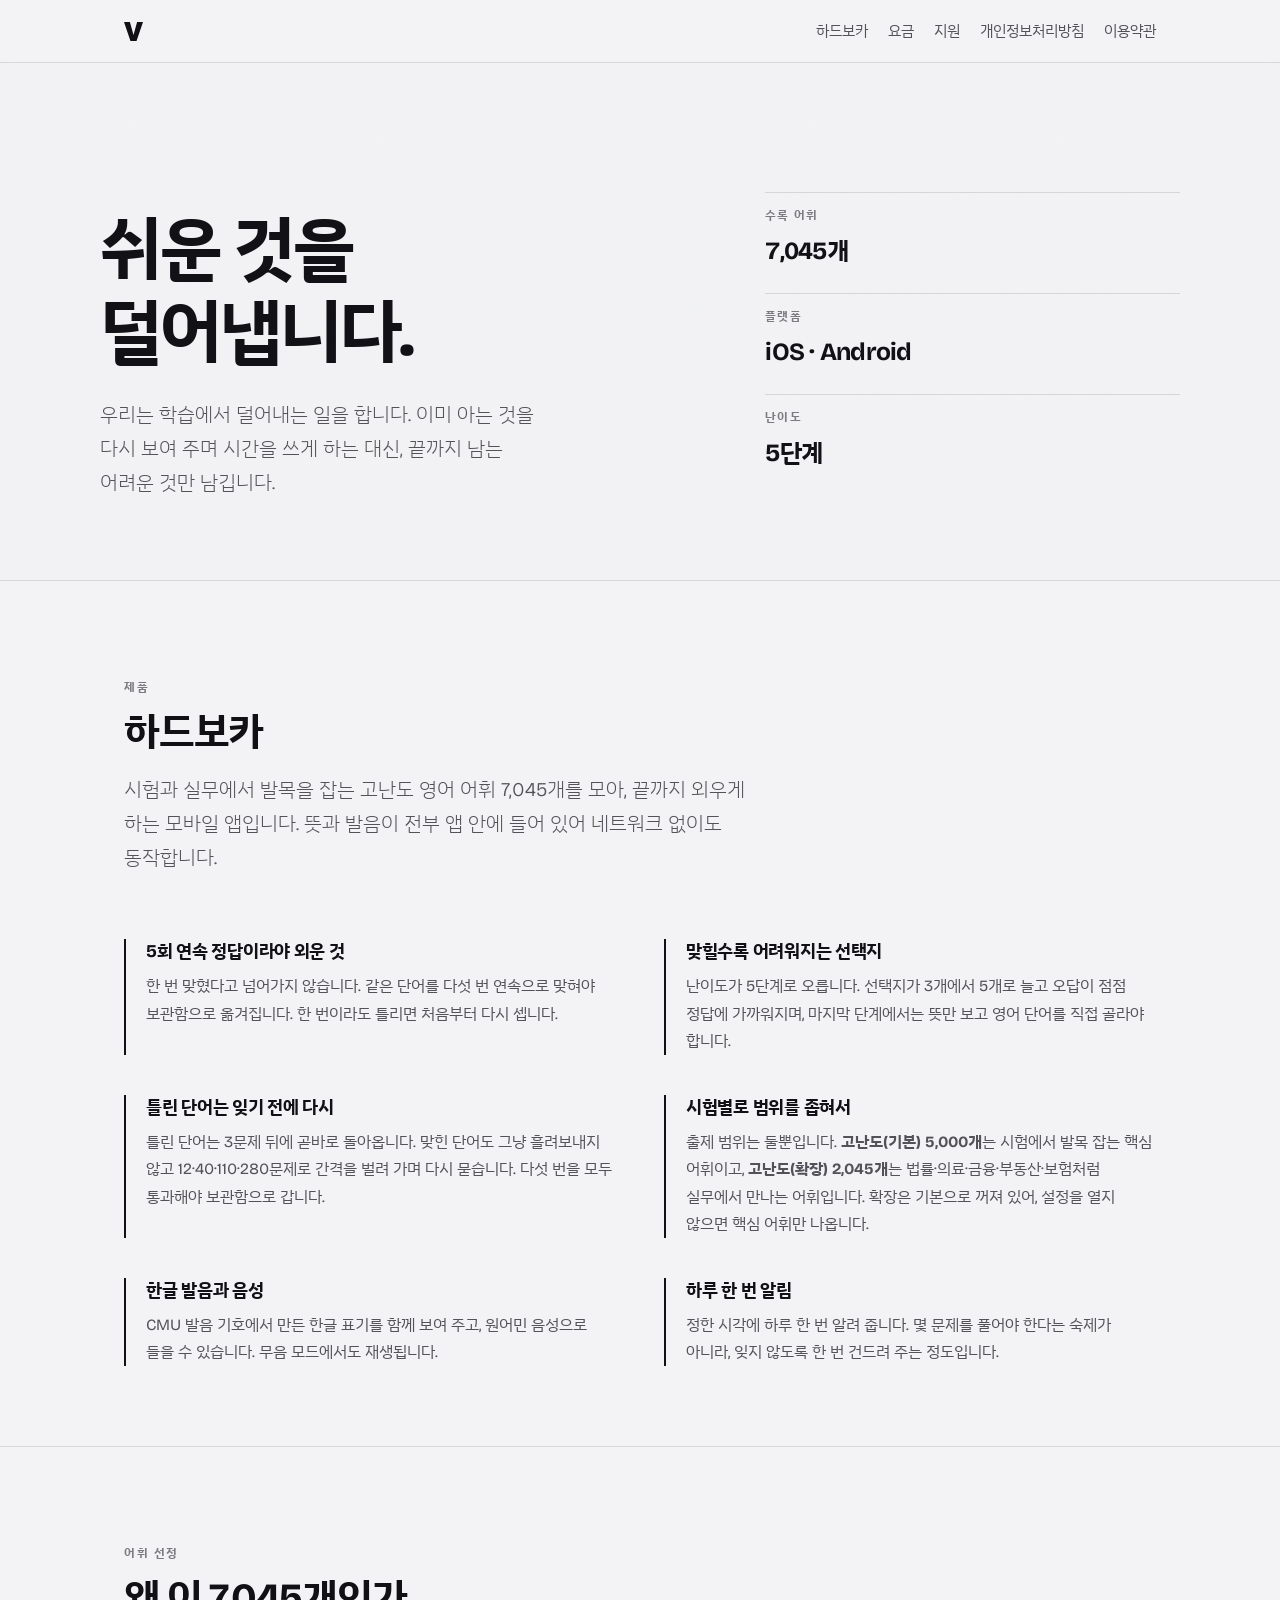
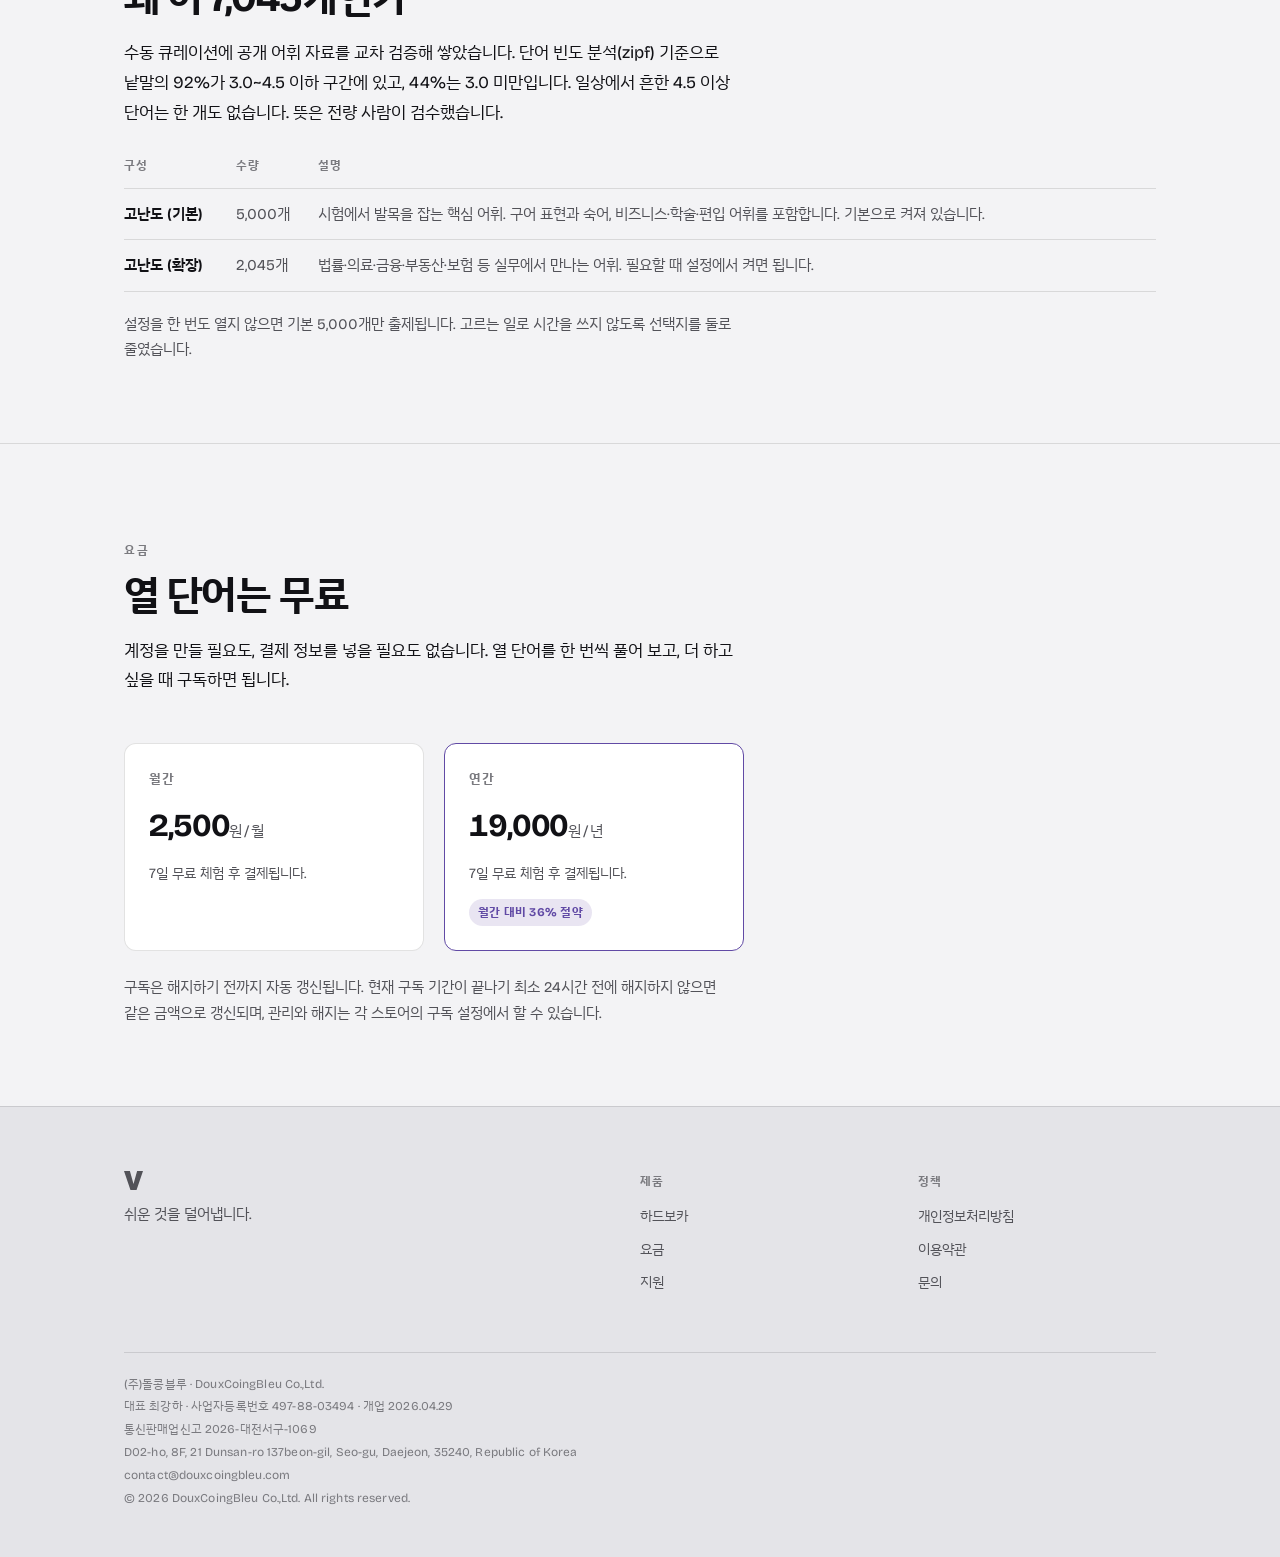
<file: index.html>
<!DOCTYPE html>
<html lang="ko">
<head>
<meta charset="UTF-8">
<meta name="viewport" content="width=device-width, initial-scale=1">
<title>하드보카 — 쉬운 것을 덜어냅니다</title>
<meta name="description" content="시험과 실무에서 발목을 잡는 고난도 영어 어휘 7,045개를 모은 모바일 앱입니다. 기본 5,000개로 시작해 실무 어휘까지 넓힐 수 있습니다.">
<meta property="og:title" content="하드보카 — 쉬운 것을 덜어냅니다">
<meta property="og:description" content="쉬운 단어를 덜어내고, 끝까지 남는 어휘만 남깁니다.">
<meta property="og:type" content="website">
<meta property="og:url" content="https://douxcoingbleu.com/">
<link rel="stylesheet" href="styles.css">
<link rel="icon" href="data:image/svg+xml,%3Csvg xmlns='http://www.w3.org/2000/svg' viewBox='0 0 100 100'%3E%3Cpath d='M0 0 L31 0 L50 68 L69 0 L100 0 L66 100 L34 100 Z' fill='%23161618'/%3E%3C/svg%3E">
</head>
<body>

<header>
  <div class="wrap bar">
    <a class="brand" href="/" aria-label="홈으로">
      <svg viewBox="0 0 100 100" width="19" height="19" aria-hidden="true"><path d="M0 0 L31 0 L50 68 L69 0 L100 0 L66 100 L34 100 Z" fill="currentColor"/></svg>
    </a>
    <nav>
      <a href="#product">하드보카</a>
      <a href="#pricing">요금</a>
      <a href="support.html">지원</a>
      <a href="privacy.html">개인정보처리방침</a>
      <a href="terms.html">이용약관</a>
    </nav>
  </div>
</header>

<main>

<div class="hero">
  <div class="wrap hero-inner">
    <div>
      <h1>쉬운 것을<br>덜어냅니다.</h1>
      <p class="lede">우리는 학습에서 덜어내는 일을 합니다. 이미 아는 것을 다시 보여 주며 시간을 쓰게 하는 대신, 끝까지 남는 어려운 것만 남깁니다.</p>
    </div>
    <div class="hero-side">
      <dl>
        <div class="stat"><dt>수록 어휘</dt><dd>7,045개</dd></div>
        <div class="stat"><dt>플랫폼</dt><dd>iOS · Android</dd></div>
        <div class="stat"><dt>난이도</dt><dd>5단계</dd></div>
      </dl>
    </div>
  </div>
</div>

<section id="product">
  <div class="wrap">
    <div class="section-head">
      <p class="eyebrow">제품</p>
      <h2>하드보카</h2>
      <p class="lede">시험과 실무에서 발목을 잡는 고난도 영어 어휘 7,045개를 모아, 끝까지 외우게 하는 모바일 앱입니다. 뜻과 발음이 전부 앱 안에 들어 있어 네트워크 없이도 동작합니다.</p>
    </div>

    <div class="features">
      <div class="feature">
        <h3>5회 연속 정답이라야 외운 것</h3>
        <p>한 번 맞혔다고 넘어가지 않습니다. 같은 단어를 다섯 번 연속으로 맞혀야 보관함으로 옮겨집니다. 한 번이라도 틀리면 처음부터 다시 셉니다.</p>
      </div>
      <div class="feature">
        <h3>맞힐수록 어려워지는 선택지</h3>
        <p>난이도가 5단계로 오릅니다. 선택지가 3개에서 5개로 늘고 오답이 점점 정답에 가까워지며, 마지막 단계에서는 뜻만 보고 영어 단어를 직접 골라야 합니다.</p>
      </div>
      <div class="feature">
        <h3>틀린 단어는 잊기 전에 다시</h3>
        <p>틀린 단어는 3문제 뒤에 곧바로 돌아옵니다. 맞힌 단어도 그냥 흘려보내지 않고 12·40·110·280문제로 간격을 벌려 가며 다시 묻습니다. 다섯 번을 모두 통과해야 보관함으로 갑니다.</p>
      </div>
      <div class="feature">
        <h3>시험별로 범위를 좁혀서</h3>
        <p>출제 범위는 둘뿐입니다. <strong>고난도(기본) 5,000개</strong>는 시험에서 발목 잡는 핵심 어휘이고, <strong>고난도(확장) 2,045개</strong>는 법률·의료·금융·부동산·보험처럼 실무에서 만나는 어휘입니다. 확장은 기본으로 꺼져 있어, 설정을 열지 않으면 핵심 어휘만 나옵니다.</p>
      </div>
      <div class="feature">
        <h3>한글 발음과 음성</h3>
        <p>CMU 발음 기호에서 만든 한글 표기를 함께 보여 주고, 원어민 음성으로 들을 수 있습니다. 무음 모드에서도 재생됩니다.</p>
      </div>
      <div class="feature">
        <h3>하루 한 번 알림</h3>
        <p>정한 시각에 하루 한 번 알려 줍니다. 몇 문제를 풀어야 한다는 숙제가 아니라, 잊지 않도록 한 번 건드려 주는 정도입니다.</p>
      </div>
    </div>
  </div>
</section>

<section id="vocabulary">
  <div class="wrap">
    <div class="section-head">
      <p class="eyebrow">어휘 선정</p>
      <h2>왜 이 7,045개인가</h2>
      <p>수동 큐레이션에 공개 어휘 자료를 교차 검증해 쌓았습니다. 단어 빈도 분석(zipf) 기준으로 낱말의 92%가 3.0~4.5 이하 구간에 있고, 44%는 3.0 미만입니다. 일상에서 흔한 4.5 이상 단어는 한 개도 없습니다. 뜻은 전량 사람이 검수했습니다.</p>
    </div>

    <table>
      <thead><tr><th>구성</th><th>수량</th><th>설명</th></tr></thead>
      <tbody>
        <tr><td>고난도 (기본)</td><td>5,000개</td><td>시험에서 발목을 잡는 핵심 어휘. 구어 표현과 숙어, 비즈니스·학술·편입 어휘를 포함합니다. 기본으로 켜져 있습니다.</td></tr>
        <tr><td>고난도 (확장)</td><td>2,045개</td><td>법률·의료·금융·부동산·보험 등 실무에서 만나는 어휘. 필요할 때 설정에서 켜면 됩니다.</td></tr>
      </tbody>
    </table>

    <p class="small muted" style="margin-top:var(--s5);max-width:62ch">설정을 한 번도 열지 않으면 기본 5,000개만 출제됩니다. 고르는 일로 시간을 쓰지 않도록 선택지를 둘로 줄였습니다.</p>
  </div>
</section>

<section id="pricing">
  <div class="wrap">
    <div class="section-head">
      <p class="eyebrow">요금</p>
      <h2>열 단어는 무료</h2>
      <p>계정을 만들 필요도, 결제 정보를 넣을 필요도 없습니다. 열 단어를 한 번씩 풀어 보고, 더 하고 싶을 때 구독하면 됩니다.</p>
    </div>

    <div class="plans">
      <div class="plan">
        <p class="name">월간</p>
        <p class="price">2,500<span class="per">원 / 월</span></p>
        <p class="note">7일 무료 체험 후 결제됩니다.</p>
      </div>
      <div class="plan" data-featured>
        <p class="name">연간</p>
        <p class="price">19,000<span class="per">원 / 년</span></p>
        <p class="note">7일 무료 체험 후 결제됩니다.</p>
        <span class="tag">월간 대비 36% 절약</span>
      </div>
    </div>

    <p class="small muted" style="margin-top:var(--s6);max-width:62ch">구독은 해지하기 전까지 자동 갱신됩니다. 현재 구독 기간이 끝나기 최소 24시간 전에 해지하지 않으면 같은 금액으로 갱신되며, 관리와 해지는 각 스토어의 구독 설정에서 할 수 있습니다.</p>
  </div>
</section>

</main>

<footer>
  <div class="wrap">
    <div class="foot-grid">
      <div>
        <a class="brand" href="/" style="margin-bottom:var(--s3)" aria-label="홈으로">
          <svg viewBox="0 0 100 100" width="19" height="19" aria-hidden="true"><path d="M0 0 L31 0 L50 68 L69 0 L100 0 L66 100 L34 100 Z" fill="currentColor"/></svg>
        </a>
        <p class="muted small">쉬운 것을 덜어냅니다.</p>
      </div>
      <div>
        <h4>제품</h4>
        <ul>
          <li><a href="#product">하드보카</a></li>
          <li><a href="#pricing">요금</a></li>
          <li><a href="support.html">지원</a></li>
        </ul>
      </div>
      <div>
        <h4>정책</h4>
        <ul>
          <li><a href="privacy.html">개인정보처리방침</a></li>
          <li><a href="https://www.apple.com/legal/internet-services/itunes/dev/stdeula/">이용약관</a></li>
          <li><a href="mailto:contact@douxcoingbleu.com">문의</a></li>
        </ul>
      </div>
    </div>
    <p class="legal">
      (주)돌콩블루 · DouxCoingBleu Co.,Ltd.<br>
      대표 최강하 · 사업자등록번호 497-88-03494 · 개업 2026.04.29<br>
      통신판매업신고 2026-대전서구-1069<br>
      D02-ho, 8F, 21 Dunsan-ro 137beon-gil, Seo-gu, Daejeon, 35240, Republic of Korea<br>
      contact@douxcoingbleu.com<br>
      © <span id="year">2026</span> DouxCoingBleu Co.,Ltd. All rights reserved.
    </p>
  </div>
</footer>

<script>document.getElementById('year').textContent = new Date().getFullYear();</script>
</body>
</html>
</file>
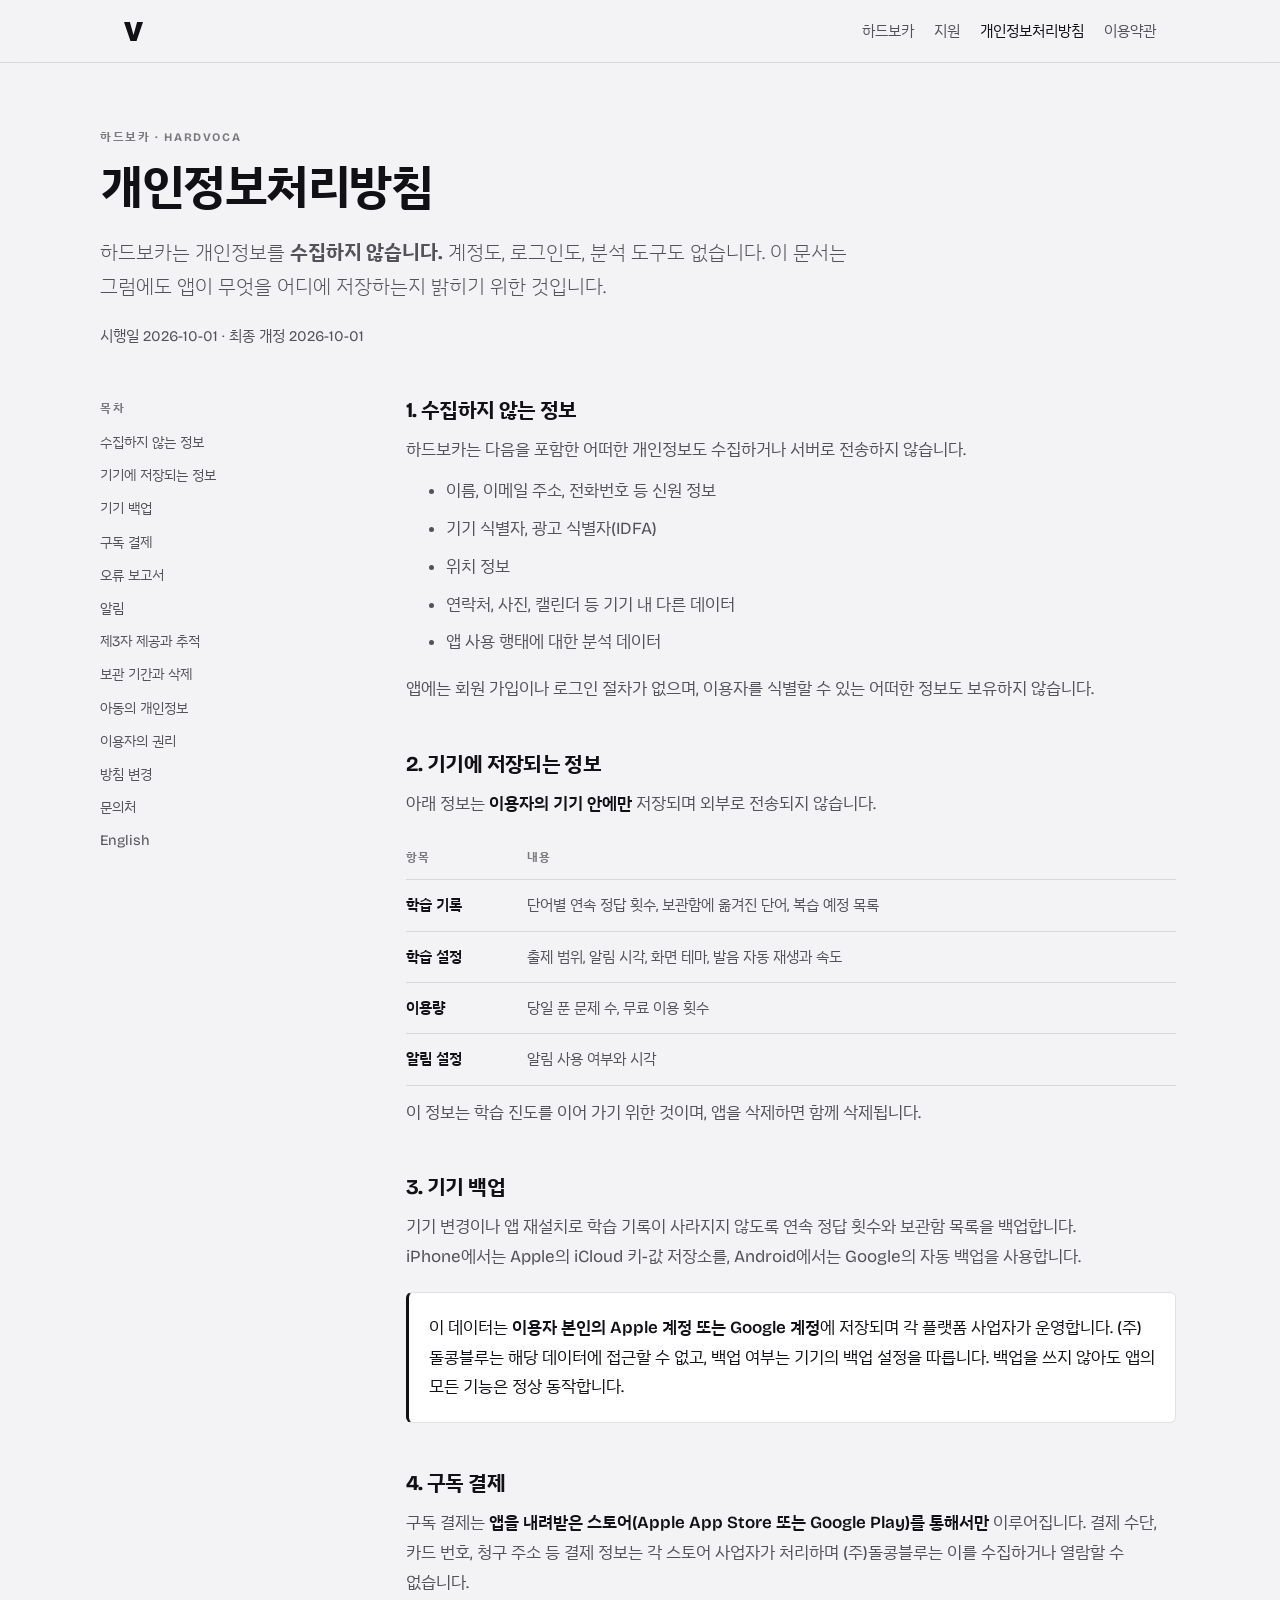
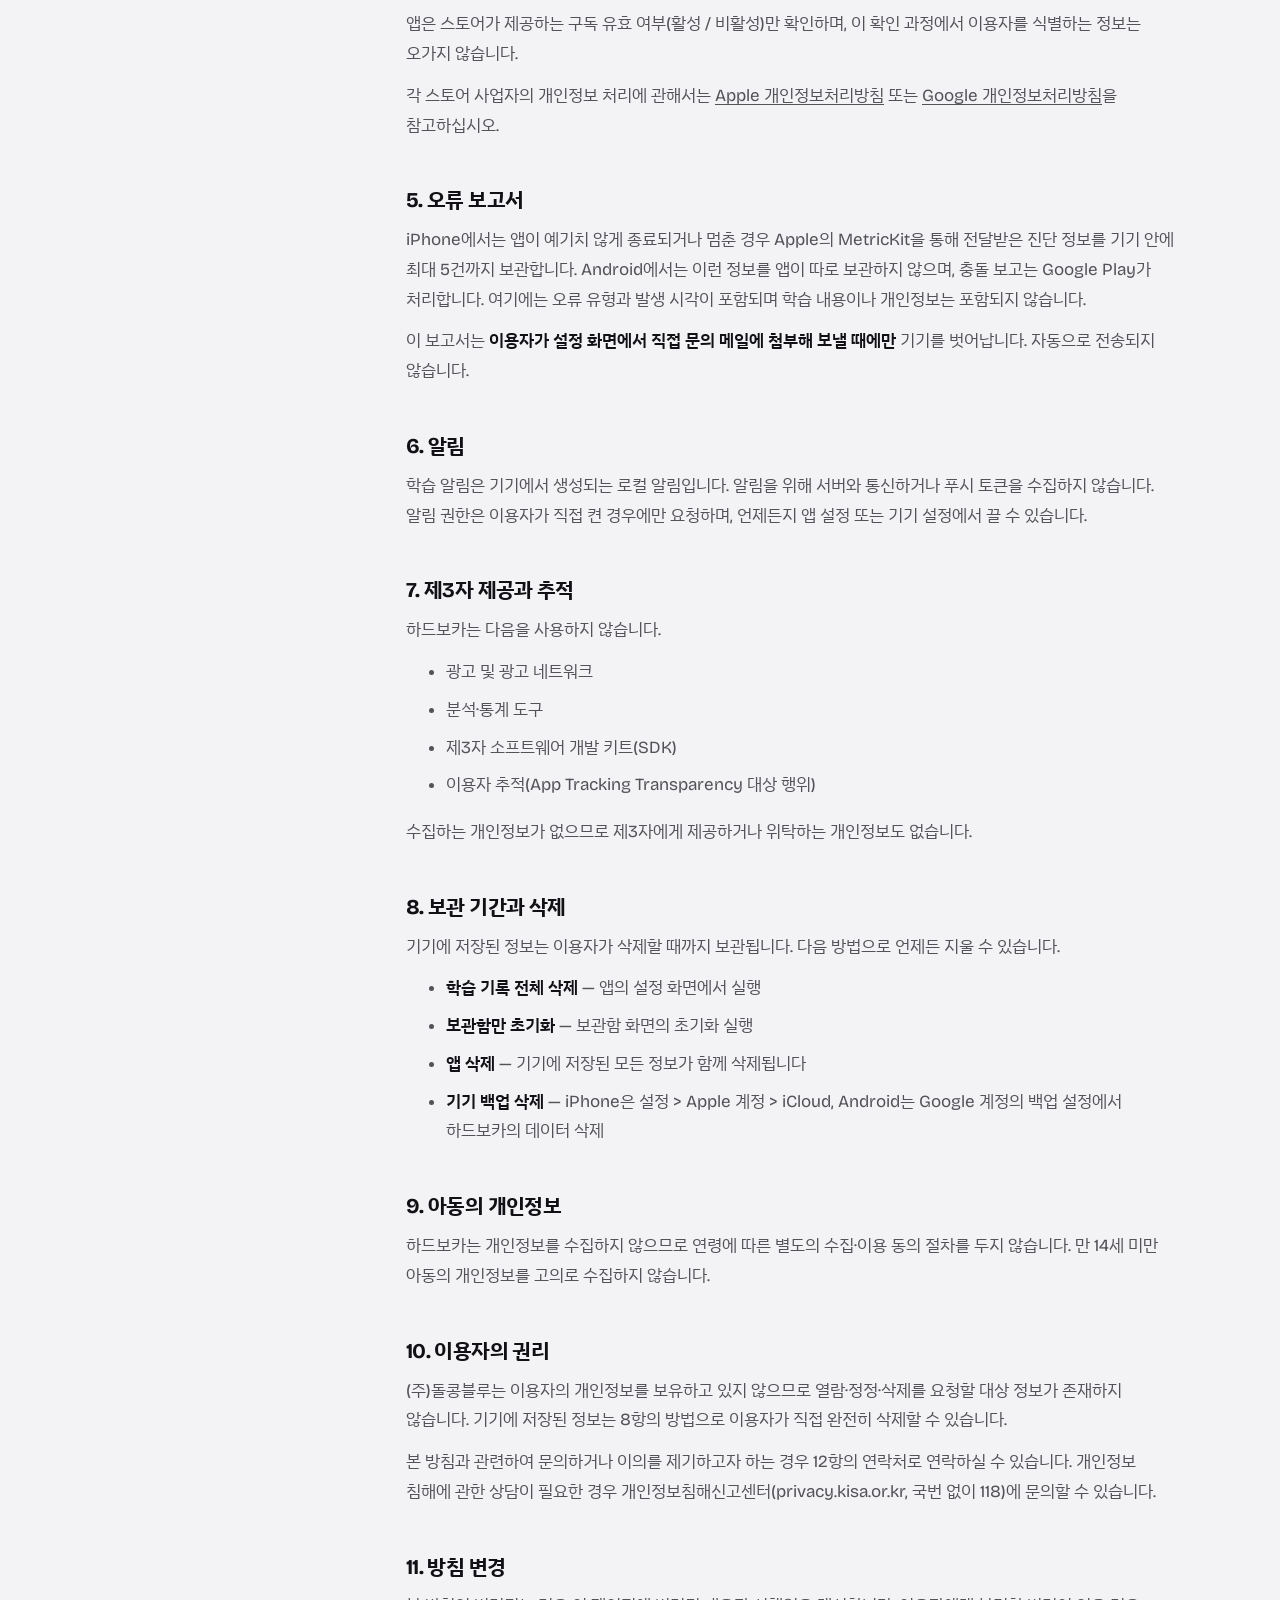
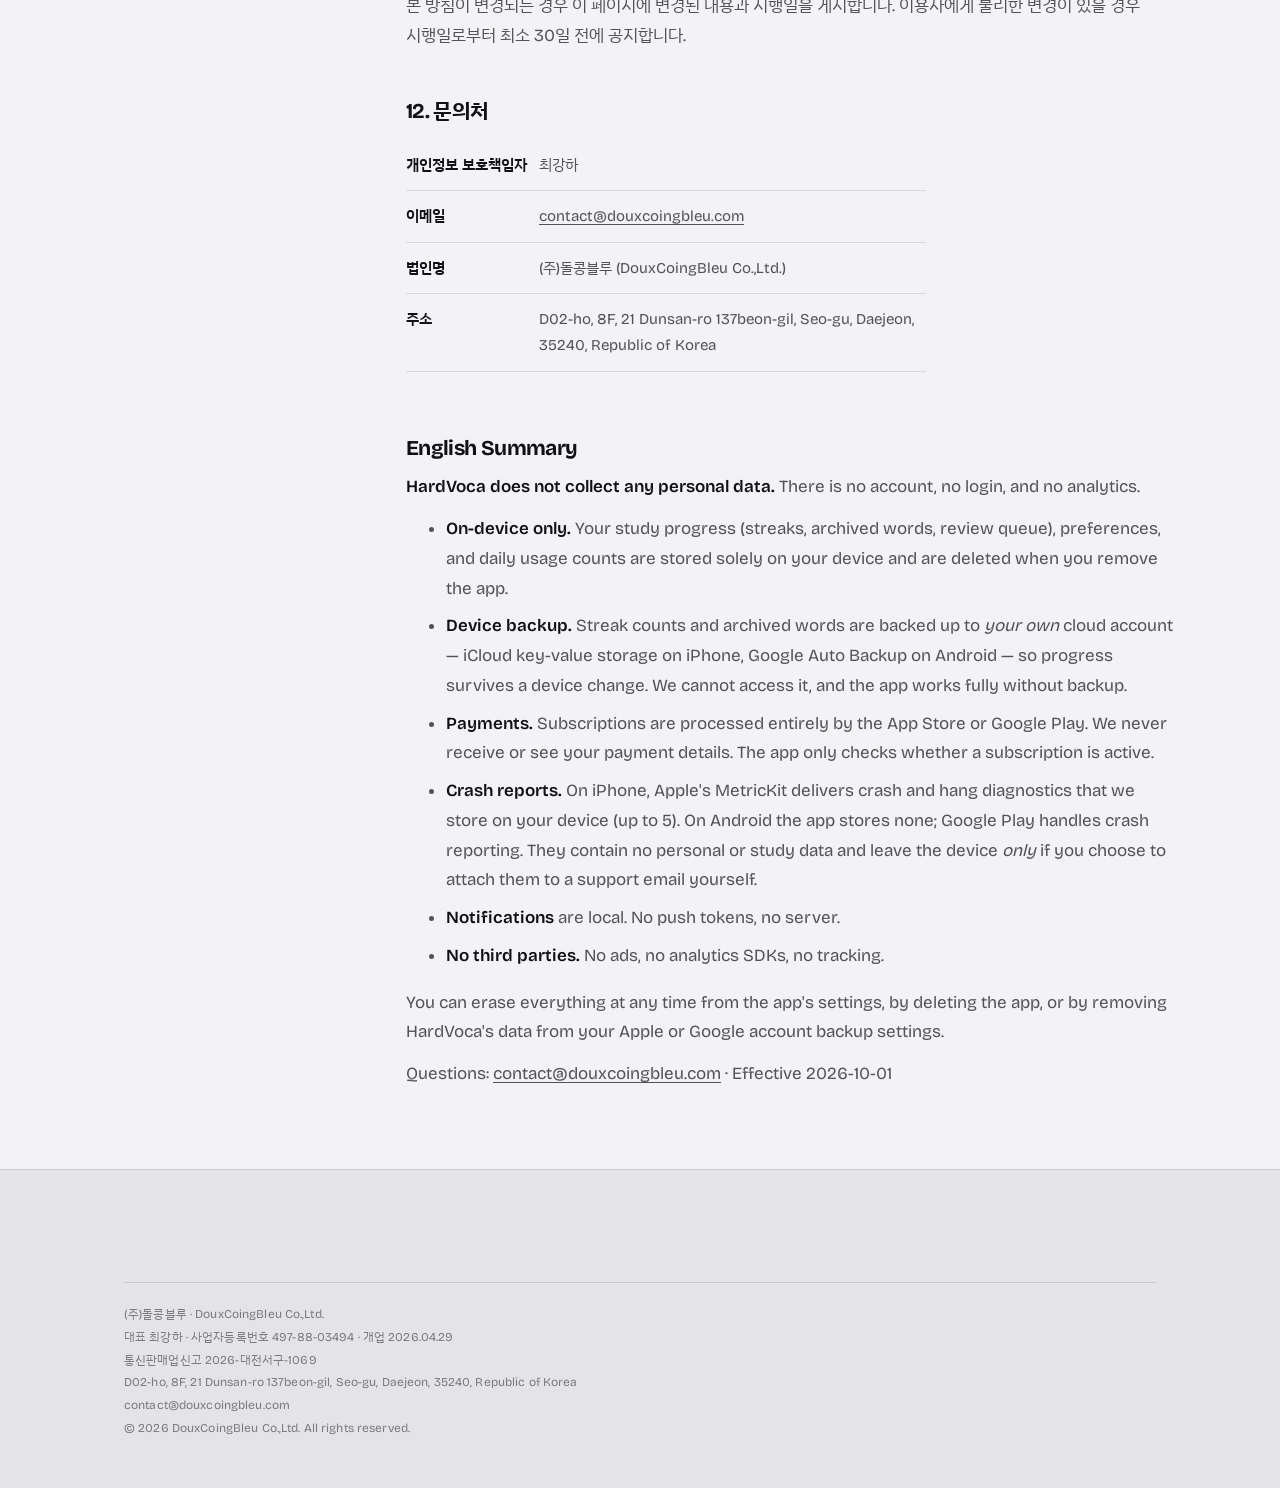
<file: privacy.html>
<!DOCTYPE html>
<html lang="ko">
<head>
<meta charset="UTF-8">
<meta name="viewport" content="width=device-width, initial-scale=1">
<title>개인정보처리방침 — 하드보카</title>
<meta name="description" content="하드보카는 개인정보를 수집하지 않습니다. 학습 기록은 사용자 기기와 본인의 클라우드 계정에만 저장됩니다.">
<link rel="stylesheet" href="styles.css">
<link rel="icon" href="data:image/svg+xml,%3Csvg xmlns='http://www.w3.org/2000/svg' viewBox='0 0 100 100'%3E%3Cpath d='M0 0 L31 0 L50 68 L69 0 L100 0 L66 100 L34 100 Z' fill='%23161618'/%3E%3C/svg%3E">
</head>
<body>

<header>
  <div class="wrap bar">
    <a class="brand" href="index.html" aria-label="홈으로">
      <svg viewBox="0 0 100 100" width="19" height="19" aria-hidden="true"><path d="M0 0 L31 0 L50 68 L69 0 L100 0 L66 100 L34 100 Z" fill="currentColor"/></svg>
    </a>
    <nav>
      <a href="index.html#product">하드보카</a>
      <a href="support.html">지원</a>
      <a href="privacy.html" aria-current="page">개인정보처리방침</a>
      <a href="terms.html">이용약관</a>
    </nav>
  </div>
</header>

<main class="wrap doc">
  <div style="max-width:70ch;margin-bottom:var(--s12)">
    <p class="eyebrow">하드보카 · HardVoca</p>
    <h1 style="font-size:clamp(2rem,4.4vw,3rem);margin-top:var(--s3)">개인정보처리방침</h1>
    <p class="lede" style="margin-top:var(--s5)">하드보카는 개인정보를 <strong>수집하지 않습니다.</strong> 계정도, 로그인도, 분석 도구도 없습니다. 이 문서는 그럼에도 앱이 무엇을 어디에 저장하는지 밝히기 위한 것입니다.</p>
    <p class="small muted" style="margin-top:var(--s5)">시행일 2026-10-01 · 최종 개정 2026-10-01</p>
  </div>

  <div class="doc-grid">
    <aside class="toc">
      <p class="eyebrow">목차</p>
      <ol>
        <li><a href="#s1">수집하지 않는 정보</a></li>
        <li><a href="#s2">기기에 저장되는 정보</a></li>
        <li><a href="#s3">기기 백업</a></li>
        <li><a href="#s4">구독 결제</a></li>
        <li><a href="#s5">오류 보고서</a></li>
        <li><a href="#s6">알림</a></li>
        <li><a href="#s7">제3자 제공과 추적</a></li>
        <li><a href="#s8">보관 기간과 삭제</a></li>
        <li><a href="#s9">아동의 개인정보</a></li>
        <li><a href="#s10">이용자의 권리</a></li>
        <li><a href="#s11">방침 변경</a></li>
        <li><a href="#s12">문의처</a></li>
        <li><a href="#en">English</a></li>
      </ol>
    </aside>

    <article class="prose">
      <h2 id="s1">1. 수집하지 않는 정보</h2>
      <p>하드보카는 다음을 포함한 어떠한 개인정보도 수집하거나 서버로 전송하지 않습니다.</p>
      <ul>
        <li>이름, 이메일 주소, 전화번호 등 신원 정보</li>
        <li>기기 식별자, 광고 식별자(IDFA)</li>
        <li>위치 정보</li>
        <li>연락처, 사진, 캘린더 등 기기 내 다른 데이터</li>
        <li>앱 사용 행태에 대한 분석 데이터</li>
      </ul>
      <p>앱에는 회원 가입이나 로그인 절차가 없으며, 이용자를 식별할 수 있는 어떠한 정보도 보유하지 않습니다.</p>

      <h2 id="s2">2. 기기에 저장되는 정보</h2>
      <p>아래 정보는 <strong>이용자의 기기 안에만</strong> 저장되며 외부로 전송되지 않습니다.</p>
      <table>
        <thead><tr><th>항목</th><th>내용</th></tr></thead>
        <tbody>
          <tr><td>학습 기록</td><td>단어별 연속 정답 횟수, 보관함에 옮겨진 단어, 복습 예정 목록</td></tr>
          <tr><td>학습 설정</td><td>출제 범위, 알림 시각, 화면 테마, 발음 자동 재생과 속도</td></tr>
          <tr><td>이용량</td><td>당일 푼 문제 수, 무료 이용 횟수</td></tr>
          <tr><td>알림 설정</td><td>알림 사용 여부와 시각</td></tr>
        </tbody>
      </table>
      <p>이 정보는 학습 진도를 이어 가기 위한 것이며, 앱을 삭제하면 함께 삭제됩니다.</p>

      <h2 id="s3">3. 기기 백업</h2>
      <p>기기 변경이나 앱 재설치로 학습 기록이 사라지지 않도록 연속 정답 횟수와 보관함 목록을 백업합니다. iPhone에서는 Apple의 iCloud 키-값 저장소를, Android에서는 Google의 자동 백업을 사용합니다.</p>
      <div class="callout">
        <p>이 데이터는 <strong>이용자 본인의 Apple 계정 또는 Google 계정</strong>에 저장되며 각 플랫폼 사업자가 운영합니다. (주)돌콩블루는 해당 데이터에 접근할 수 없고, 백업 여부는 기기의 백업 설정을 따릅니다. 백업을 쓰지 않아도 앱의 모든 기능은 정상 동작합니다.</p>
      </div>

      <h2 id="s4">4. 구독 결제</h2>
      <p>구독 결제는 <strong>앱을 내려받은 스토어(Apple App Store 또는 Google Play)를 통해서만</strong> 이루어집니다. 결제 수단, 카드 번호, 청구 주소 등 결제 정보는 각 스토어 사업자가 처리하며 (주)돌콩블루는 이를 수집하거나 열람할 수 없습니다.</p>
      <p>앱은 스토어가 제공하는 구독 유효 여부(활성 / 비활성)만 확인하며, 이 확인 과정에서 이용자를 식별하는 정보는 오가지 않습니다.</p>
      <p>각 스토어 사업자의 개인정보 처리에 관해서는 <a href="https://www.apple.com/legal/privacy/">Apple 개인정보처리방침</a> 또는 <a href="https://policies.google.com/privacy">Google 개인정보처리방침</a>을 참고하십시오.</p>

      <h2 id="s5">5. 오류 보고서</h2>
      <p>iPhone에서는 앱이 예기치 않게 종료되거나 멈춘 경우 Apple의 MetricKit을 통해 전달받은 진단 정보를 기기 안에 최대 5건까지 보관합니다. Android에서는 이런 정보를 앱이 따로 보관하지 않으며, 충돌 보고는 Google Play가 처리합니다. 여기에는 오류 유형과 발생 시각이 포함되며 학습 내용이나 개인정보는 포함되지 않습니다.</p>
      <p>이 보고서는 <strong>이용자가 설정 화면에서 직접 문의 메일에 첨부해 보낼 때에만</strong> 기기를 벗어납니다. 자동으로 전송되지 않습니다.</p>

      <h2 id="s6">6. 알림</h2>
      <p>학습 알림은 기기에서 생성되는 로컬 알림입니다. 알림을 위해 서버와 통신하거나 푸시 토큰을 수집하지 않습니다. 알림 권한은 이용자가 직접 켠 경우에만 요청하며, 언제든지 앱 설정 또는 기기 설정에서 끌 수 있습니다.</p>

      <h2 id="s7">7. 제3자 제공과 추적</h2>
      <p>하드보카는 다음을 사용하지 않습니다.</p>
      <ul>
        <li>광고 및 광고 네트워크</li>
        <li>분석·통계 도구</li>
        <li>제3자 소프트웨어 개발 키트(SDK)</li>
        <li>이용자 추적(App Tracking Transparency 대상 행위)</li>
      </ul>
      <p>수집하는 개인정보가 없으므로 제3자에게 제공하거나 위탁하는 개인정보도 없습니다.</p>

      <h2 id="s8">8. 보관 기간과 삭제</h2>
      <p>기기에 저장된 정보는 이용자가 삭제할 때까지 보관됩니다. 다음 방법으로 언제든 지울 수 있습니다.</p>
      <ul>
        <li><strong>학습 기록 전체 삭제</strong> — 앱의 설정 화면에서 실행</li>
        <li><strong>보관함만 초기화</strong> — 보관함 화면의 초기화 실행</li>
        <li><strong>앱 삭제</strong> — 기기에 저장된 모든 정보가 함께 삭제됩니다</li>
        <li><strong>기기 백업 삭제</strong> — iPhone은 설정 &gt; Apple 계정 &gt; iCloud, Android는 Google 계정의 백업 설정에서 하드보카의 데이터 삭제</li>
      </ul>

      <h2 id="s9">9. 아동의 개인정보</h2>
      <p>하드보카는 개인정보를 수집하지 않으므로 연령에 따른 별도의 수집·이용 동의 절차를 두지 않습니다. 만 14세 미만 아동의 개인정보를 고의로 수집하지 않습니다.</p>

      <h2 id="s10">10. 이용자의 권리</h2>
      <p>(주)돌콩블루는 이용자의 개인정보를 보유하고 있지 않으므로 열람·정정·삭제를 요청할 대상 정보가 존재하지 않습니다. 기기에 저장된 정보는 8항의 방법으로 이용자가 직접 완전히 삭제할 수 있습니다.</p>
      <p>본 방침과 관련하여 문의하거나 이의를 제기하고자 하는 경우 12항의 연락처로 연락하실 수 있습니다. 개인정보 침해에 관한 상담이 필요한 경우 개인정보침해신고센터(privacy.kisa.or.kr, 국번 없이 118)에 문의할 수 있습니다.</p>

      <h2 id="s11">11. 방침 변경</h2>
      <p>본 방침이 변경되는 경우 이 페이지에 변경된 내용과 시행일을 게시합니다. 이용자에게 불리한 변경이 있을 경우 시행일로부터 최소 30일 전에 공지합니다.</p>

      <h2 id="s12">12. 문의처</h2>
      <table style="max-width:520px">
        <tbody>
          <tr><td>개인정보 보호책임자</td><td>최강하</td></tr>
          <tr><td>이메일</td><td><a href="mailto:contact@douxcoingbleu.com">contact@douxcoingbleu.com</a></td></tr>
          <tr><td>법인명</td><td>(주)돌콩블루 (DouxCoingBleu Co.,Ltd.)</td></tr>
          <tr><td>주소</td><td>D02-ho, 8F, 21 Dunsan-ro 137beon-gil, Seo-gu, Daejeon, 35240, Republic of Korea</td></tr>
        </tbody>
      </table>

      <h2 id="en" style="margin-top:var(--s16)">English Summary</h2>
      <p><strong>HardVoca does not collect any personal data.</strong> There is no account, no login, and no analytics.</p>
      <ul>
        <li><strong>On-device only.</strong> Your study progress (streaks, archived words, review queue), preferences, and daily usage counts are stored solely on your device and are deleted when you remove the app.</li>
        <li><strong>Device backup.</strong> Streak counts and archived words are backed up to <em>your own</em> cloud account — iCloud key-value storage on iPhone, Google Auto Backup on Android — so progress survives a device change. We cannot access it, and the app works fully without backup.</li>
        <li><strong>Payments.</strong> Subscriptions are processed entirely by the App Store or Google Play. We never receive or see your payment details. The app only checks whether a subscription is active.</li>
        <li><strong>Crash reports.</strong> On iPhone, Apple's MetricKit delivers crash and hang diagnostics that we store on your device (up to 5). On Android the app stores none; Google Play handles crash reporting. They contain no personal or study data and leave the device <em>only</em> if you choose to attach them to a support email yourself.</li>
        <li><strong>Notifications</strong> are local. No push tokens, no server.</li>
        <li><strong>No third parties.</strong> No ads, no analytics SDKs, no tracking.</li>
      </ul>
      <p>You can erase everything at any time from the app's settings, by deleting the app, or by removing HardVoca's data from your Apple or Google account backup settings.</p>
      <p>Questions: <a href="mailto:contact@douxcoingbleu.com">contact@douxcoingbleu.com</a> · Effective 2026-10-01</p>
    </article>
  </div>
</main>

<footer>
  <div class="wrap">
    <p class="legal">
      (주)돌콩블루 · DouxCoingBleu Co.,Ltd.<br>
      대표 최강하 · 사업자등록번호 497-88-03494 · 개업 2026.04.29<br>
      통신판매업신고 2026-대전서구-1069<br>
      D02-ho, 8F, 21 Dunsan-ro 137beon-gil, Seo-gu, Daejeon, 35240, Republic of Korea<br>
      contact@douxcoingbleu.com<br>
      © <span id="year">2026</span> DouxCoingBleu Co.,Ltd. All rights reserved.
    </p>
  </div>
</footer>

<script>document.getElementById('year').textContent = new Date().getFullYear();</script>
</body>
</html>
</file>
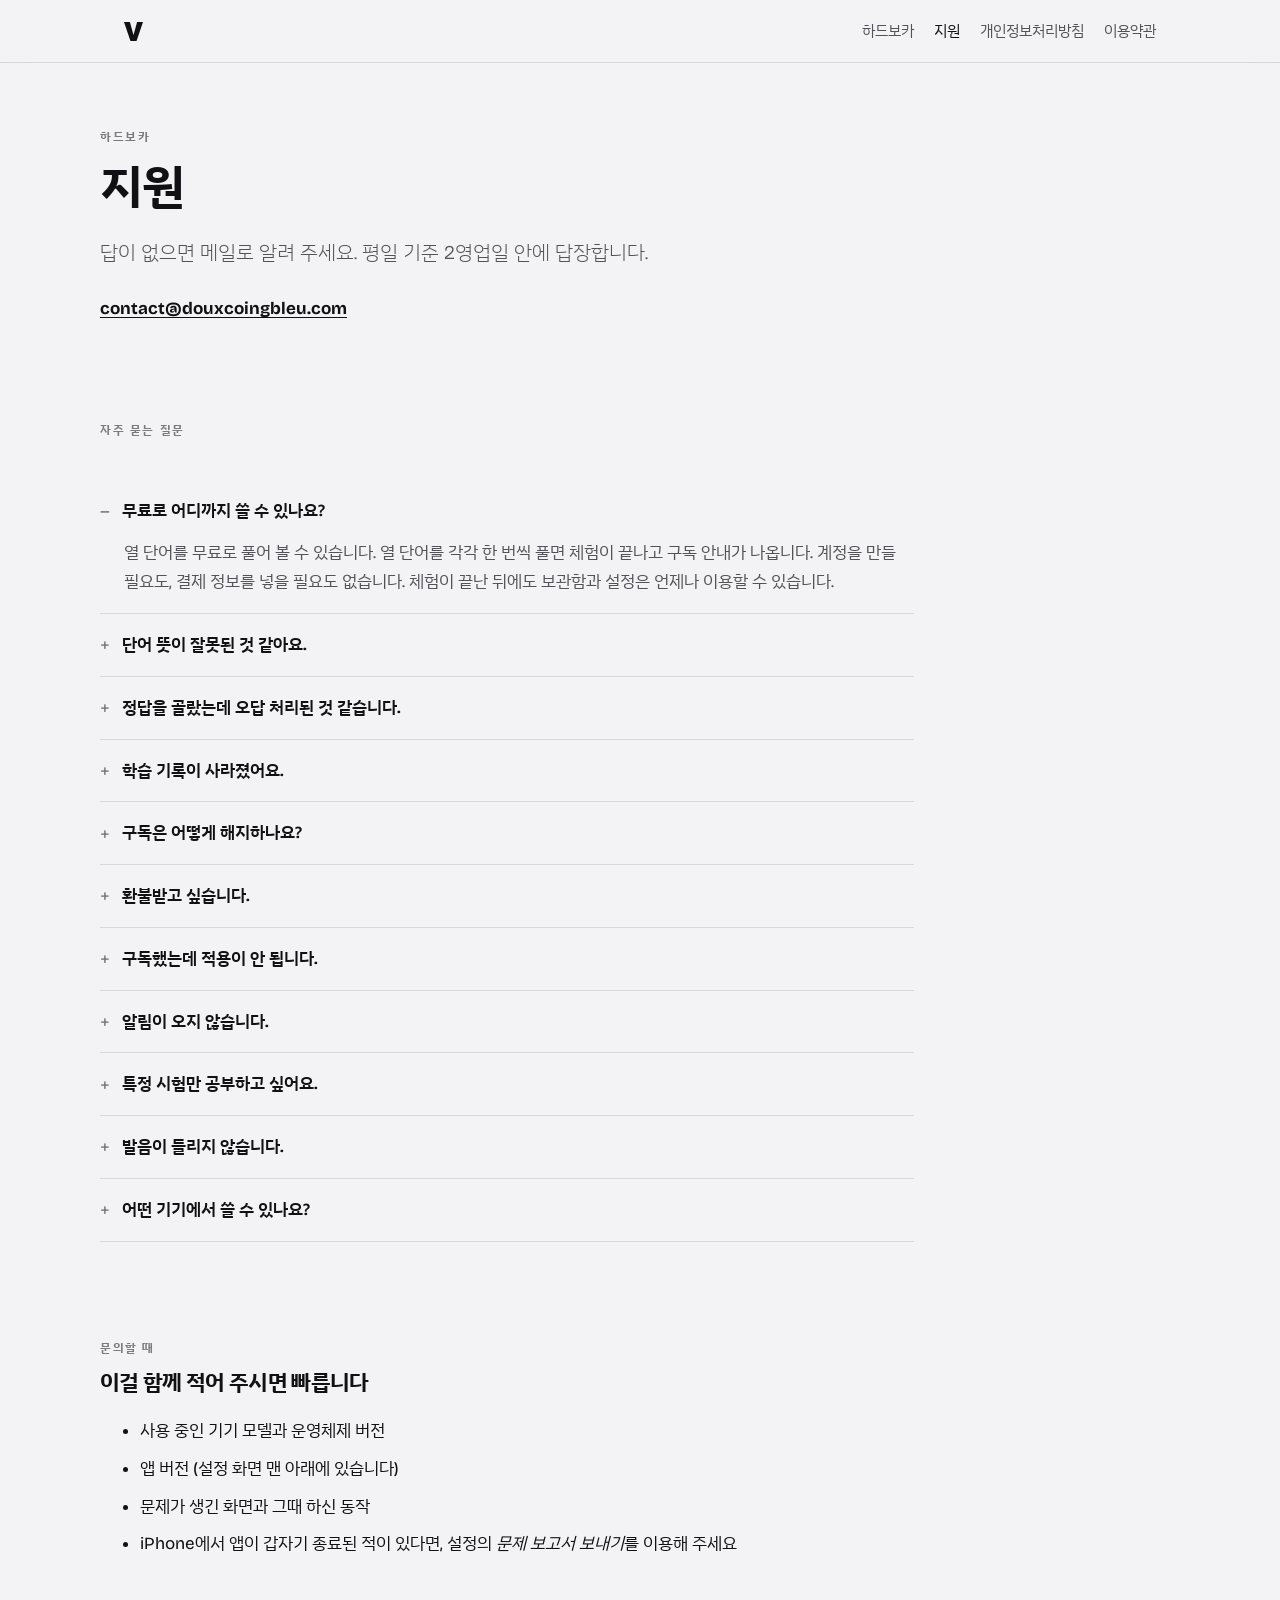
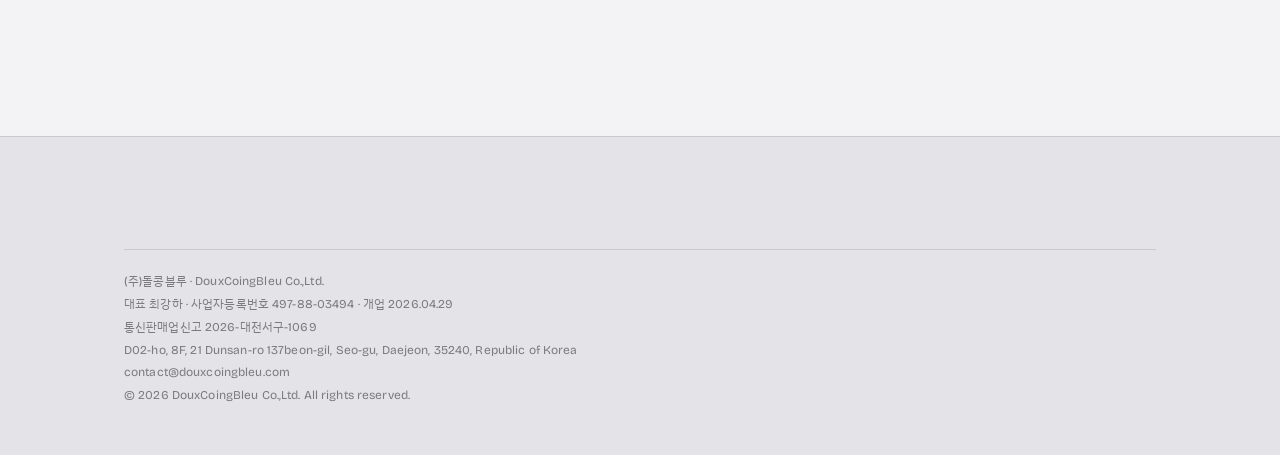
<file: support.html>
<!DOCTYPE html>
<html lang="ko">
<head>
<meta charset="UTF-8">
<meta name="viewport" content="width=device-width, initial-scale=1">
<title>지원 — 하드보카</title>
<meta name="description" content="하드보카 사용 중 궁금한 점과 문의 방법. 구독·환불·학습 기록·알림에 대한 안내.">
<link rel="stylesheet" href="styles.css">
<link rel="icon" href="data:image/svg+xml,%3Csvg xmlns='http://www.w3.org/2000/svg' viewBox='0 0 100 100'%3E%3Cpath d='M0 0 L31 0 L50 68 L69 0 L100 0 L66 100 L34 100 Z' fill='%23161618'/%3E%3C/svg%3E">
</head>
<body>

<header>
  <div class="wrap bar">
    <a class="brand" href="index.html" aria-label="홈으로">
      <svg viewBox="0 0 100 100" width="19" height="19" aria-hidden="true"><path d="M0 0 L31 0 L50 68 L69 0 L100 0 L66 100 L34 100 Z" fill="currentColor"/></svg>
    </a>
    <nav>
      <a href="index.html#product">하드보카</a>
      <a href="support.html" aria-current="page">지원</a>
      <a href="privacy.html">개인정보처리방침</a>
      <a href="terms.html">이용약관</a>
    </nav>
  </div>
</header>

<main class="wrap doc">
  <div style="max-width:64ch">
    <p class="eyebrow">하드보카</p>
    <h1 style="font-size:clamp(2rem,4.4vw,3rem);margin-top:var(--s3)">지원</h1>
    <p class="lede" style="margin-top:var(--s5)">답이 없으면 메일로 알려 주세요. 평일 기준 2영업일 안에 답장합니다.</p>
    <p style="margin-top:var(--s6)">
      <a href="mailto:contact@douxcoingbleu.com" style="font-weight:700">contact@douxcoingbleu.com</a>
    </p>
  </div>

  <section style="border-bottom:0;padding-bottom:0">
    <div class="section-head" style="margin-bottom:0">
      <p class="eyebrow">자주 묻는 질문</p>
    </div>

    <div class="faq" style="max-width:74ch">
      <details open>
        <summary>무료로 어디까지 쓸 수 있나요?</summary>
        <p>열 단어를 무료로 풀어 볼 수 있습니다. 열 단어를 각각 한 번씩 풀면 체험이 끝나고 구독 안내가 나옵니다. 계정을 만들 필요도, 결제 정보를 넣을 필요도 없습니다. 체험이 끝난 뒤에도 보관함과 설정은 언제나 이용할 수 있습니다.</p>
      </details>
      <details>
        <summary>단어 뜻이 잘못된 것 같아요.</summary>
        <p>문제를 푼 뒤 나타나는 화면 오른쪽 아래의 말풍선 아이콘을 누르면 해당 단어와 뜻이 담긴 메일이 열립니다. 그대로 보내 주시면 확인 후 다음 업데이트에 반영합니다. 수록된 뜻은 모두 사람이 검수했지만 놓친 것이 있을 수 있습니다.</p>
      </details>
      <details>
        <summary>정답을 골랐는데 오답 처리된 것 같습니다.</summary>
        <p>난이도가 올라가면 오답 선택지가 정답과 의미상 가까워집니다. 채점 후 각 선택지 아래에 <em>그 뜻이 원래 어느 단어의 것인지</em> 표시되니 확인해 보세요. 그래도 납득이 어려우면 위의 방법으로 신고해 주십시오.</p>
      </details>
      <details>
        <summary>학습 기록이 사라졌어요.</summary>
        <p>연속 정답 횟수와 보관함은 기기와 본인의 클라우드 계정에 백업됩니다. iPhone은 같은 Apple 계정으로 로그인하고 설정에서 iCloud Drive가 켜져 있는지, Android는 같은 Google 계정으로 로그인하고 백업이 켜져 있는지 확인해 주세요. 백업을 쓰지 않는 경우 기록은 그 기기에만 남습니다.</p>
      </details>
      <details>
        <summary>구독은 어떻게 해지하나요?</summary>
        <p>iPhone은 설정 &gt; 사용자 이름 &gt; 구독에서, Android는 Google Play 스토어 &gt; 프로필 &gt; 결제 및 정기 결제 &gt; 정기 결제에서 하드보카를 선택해 해지할 수 있습니다. 앱의 설정 화면에서 <em>구독 관리</em>를 눌러도 같은 화면으로 이동합니다. 현재 구독 기간이 끝나기 최소 24시간 전에 해지해야 다음 결제가 이루어지지 않습니다.</p>
      </details>
      <details>
        <summary>환불받고 싶습니다.</summary>
        <p>스토어를 통한 결제라 환불도 스토어가 처리합니다. iPhone은 <a href="https://reportaproblem.apple.com">reportaproblem.apple.com</a>, Android는 <a href="https://support.google.com/googleplay/answer/2479637">Google Play 환불 안내</a>에서 신청하실 수 있습니다. 저희는 결제 정보에 접근할 수 없어 직접 환불해 드릴 수 없습니다.</p>
      </details>
      <details>
        <summary>구독했는데 적용이 안 됩니다.</summary>
        <p>앱의 설정 화면에서 <em>구매 내역 복원</em>을 눌러 주세요. 기기를 바꿨거나 앱을 다시 설치한 경우에도 같은 방법으로 복원합니다. 그래도 해결되지 않으면 결제하신 계정과 함께 메일로 알려 주십시오.</p>
      </details>
      <details>
        <summary>알림이 오지 않습니다.</summary>
        <p>먼저 기기 설정에서 하드보카의 알림이 허용되어 있는지 확인해 주세요. 앱의 설정 &gt; 알림에서도 바로 이동할 수 있습니다. 앱 설정에서 알림 시각도 바꿀 수 있습니다.</p>
      </details>
      <details>
        <summary>특정 시험만 공부하고 싶어요.</summary>
        <p>앱 오른쪽 위 톱니 아이콘 &gt; 출제 범위에서 고를 수 있습니다. 고난도(기본)만 켜져 있고, 실무 어휘가 필요하면 고난도(확장)를 켜면 됩니다. 범위를 좁혀도 오답 선택지는 전체 어휘에서 고르기 때문에 난이도는 유지됩니다.</p>
      </details>
      <details>
        <summary>발음이 들리지 않습니다.</summary>
        <p>무음 모드에서도 들리도록 되어 있지만, 기기 음량이 0이거나 다른 앱이 오디오를 점유하고 있으면 들리지 않을 수 있습니다. 재생 속도는 앱 설정의 발음 항목에서 조절할 수 있습니다.</p>
      </details>
      <details>
        <summary>어떤 기기에서 쓸 수 있나요?</summary>
        <p>iOS 18 이상을 실행하는 iPhone과, Android 8.0 이상을 실행하는 기기에서 사용할 수 있습니다. 세로 화면 전용입니다.</p>
      </details>
    </div>
  </section>

  <section style="border-bottom:0">
    <div class="section-head">
      <p class="eyebrow">문의할 때</p>
      <h2 style="font-size:1.4rem">이걸 함께 적어 주시면 빠릅니다</h2>
    </div>
    <ul class="prose" style="margin-top:var(--s5)">
      <li>사용 중인 기기 모델과 운영체제 버전</li>
      <li>앱 버전 (설정 화면 맨 아래에 있습니다)</li>
      <li>문제가 생긴 화면과 그때 하신 동작</li>
      <li>iPhone에서 앱이 갑자기 종료된 적이 있다면, 설정의 <em>문제 보고서 보내기</em>를 이용해 주세요</li>
    </ul>
  </section>
</main>

<footer>
  <div class="wrap">
    <p class="legal">
      (주)돌콩블루 · DouxCoingBleu Co.,Ltd.<br>
      대표 최강하 · 사업자등록번호 497-88-03494 · 개업 2026.04.29<br>
      통신판매업신고 2026-대전서구-1069<br>
      D02-ho, 8F, 21 Dunsan-ro 137beon-gil, Seo-gu, Daejeon, 35240, Republic of Korea<br>
      contact@douxcoingbleu.com<br>
      © <span id="year">2026</span> DouxCoingBleu Co.,Ltd. All rights reserved.
    </p>
  </div>
</footer>

<script>document.getElementById('year').textContent = new Date().getFullYear();</script>
</body>
</html>
</file>
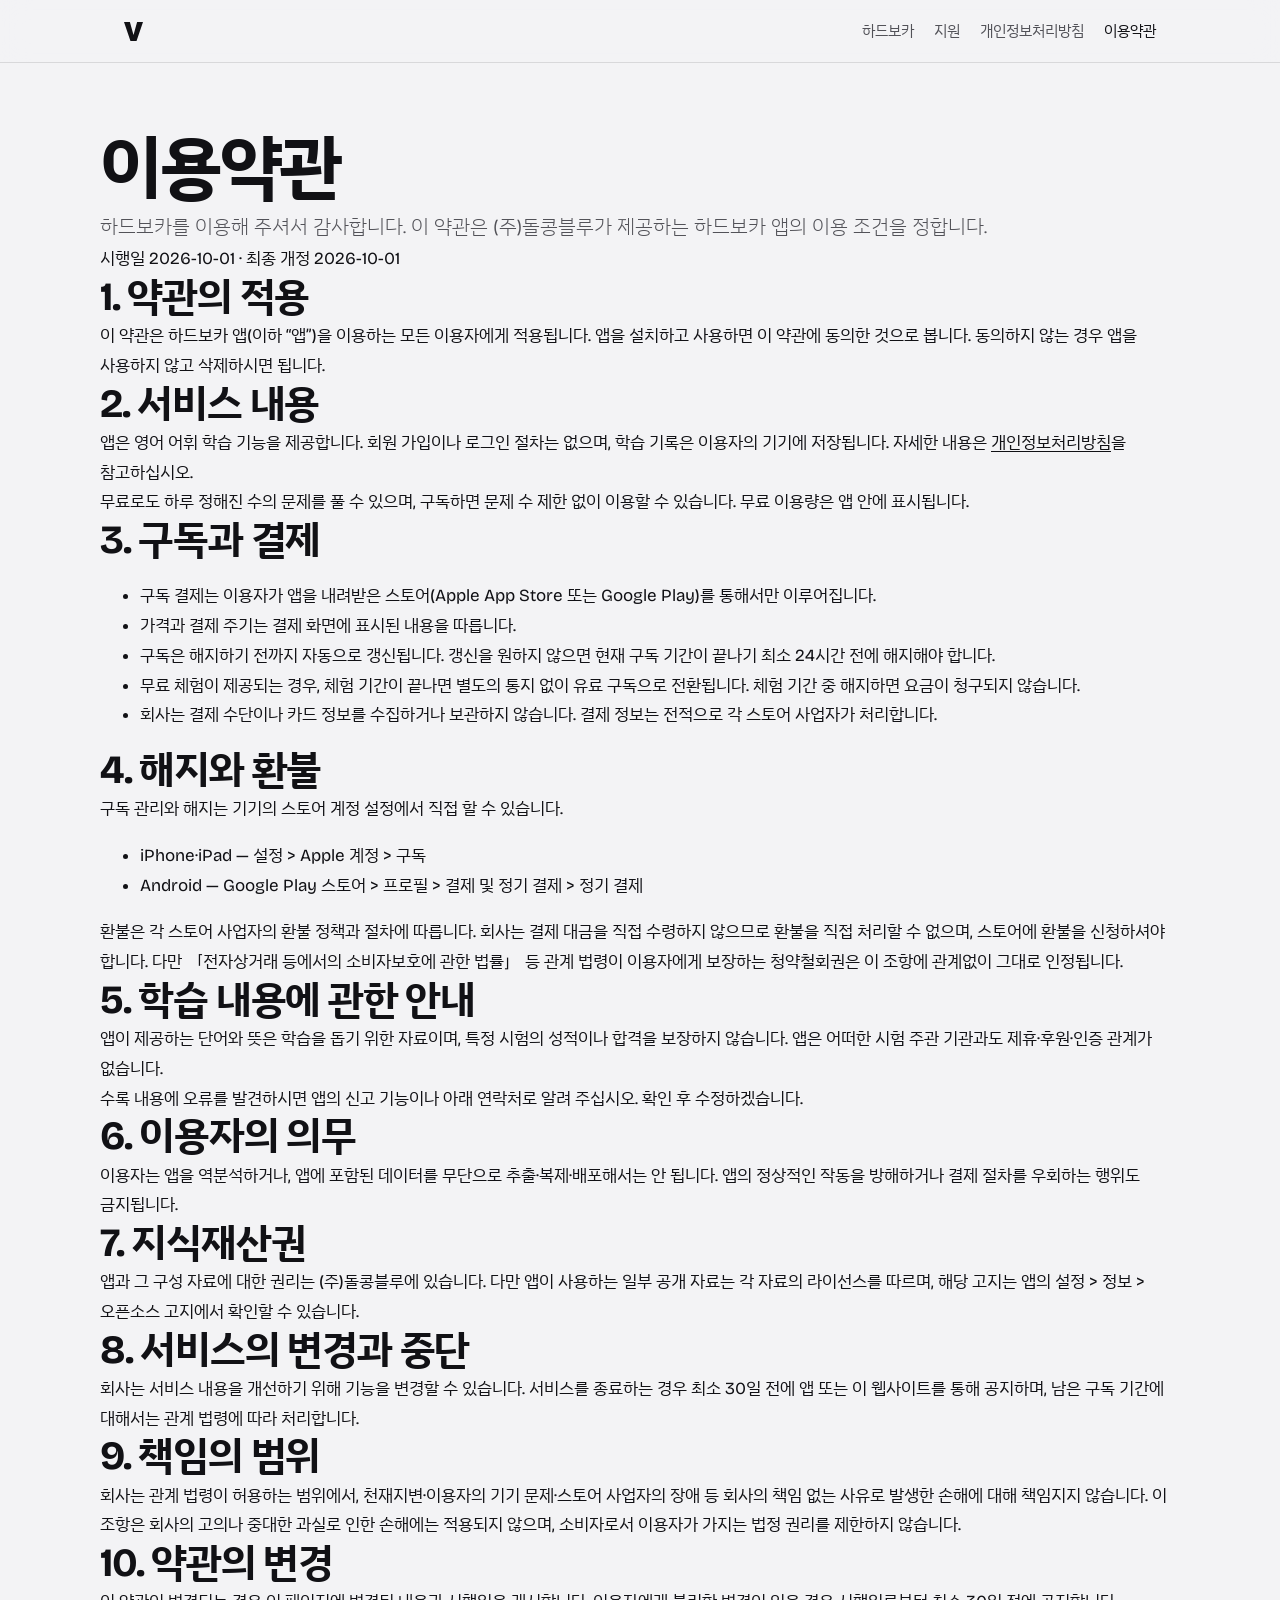
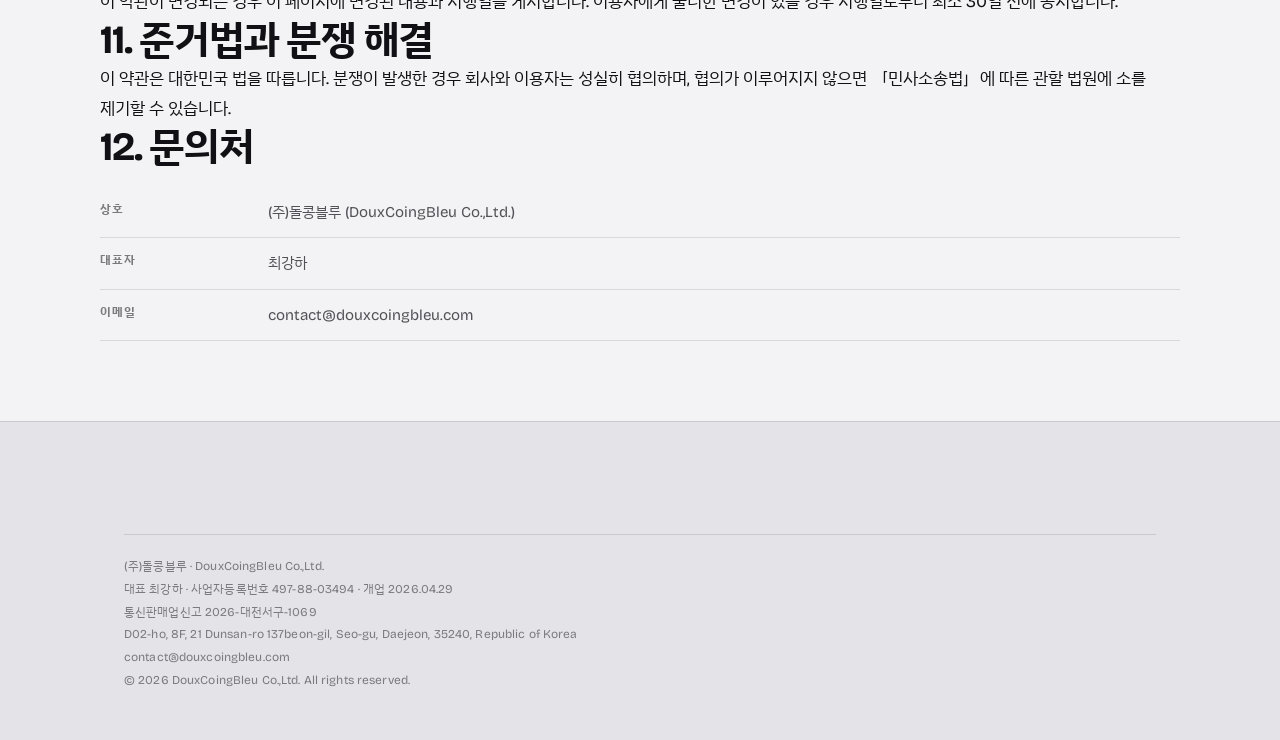
<file: terms.html>
<!DOCTYPE html>
<html lang="ko">
<head>
<meta charset="UTF-8">
<meta name="viewport" content="width=device-width, initial-scale=1">
<title>이용약관 — 하드보카</title>
<meta name="description" content="하드보카 이용약관. 구독 결제와 갱신, 해지와 환불, 이용자와 회사의 책임 범위를 정합니다.">
<link rel="stylesheet" href="styles.css">
<link rel="icon" href="data:image/svg+xml,%3Csvg xmlns='http://www.w3.org/2000/svg' viewBox='0 0 100 100'%3E%3Cpath d='M0 0 L31 0 L50 68 L69 0 L100 0 L66 100 L34 100 Z' fill='%23161618'/%3E%3C/svg%3E">
</head>
<body>

<header>
  <div class="wrap bar">
    <a class="brand" href="index.html" aria-label="홈으로">
      <svg viewBox="0 0 100 100" width="19" height="19" aria-hidden="true"><path d="M0 0 L31 0 L50 68 L69 0 L100 0 L66 100 L34 100 Z" fill="currentColor"/></svg>
    </a>
    <nav>
      <a href="index.html#product">하드보카</a>
      <a href="support.html">지원</a>
      <a href="privacy.html">개인정보처리방침</a>
      <a href="terms.html" aria-current="page">이용약관</a>
    </nav>
  </div>
</header>
<main class="wrap doc">
  <h1>이용약관</h1>
  <p class="lede">하드보카를 이용해 주셔서 감사합니다. 이 약관은 (주)돌콩블루가 제공하는 하드보카 앱의 이용 조건을 정합니다.</p>
  <p class="meta">시행일 2026-10-01 · 최종 개정 2026-10-01</p>

  <h2>1. 약관의 적용</h2>
  <p>이 약관은 하드보카 앱(이하 “앱”)을 이용하는 모든 이용자에게 적용됩니다. 앱을 설치하고 사용하면 이 약관에 동의한 것으로 봅니다. 동의하지 않는 경우 앱을 사용하지 않고 삭제하시면 됩니다.</p>

  <h2>2. 서비스 내용</h2>
  <p>앱은 영어 어휘 학습 기능을 제공합니다. 회원 가입이나 로그인 절차는 없으며, 학습 기록은 이용자의 기기에 저장됩니다. 자세한 내용은 <a href="privacy.html">개인정보처리방침</a>을 참고하십시오.</p>
  <p>무료로도 하루 정해진 수의 문제를 풀 수 있으며, 구독하면 문제 수 제한 없이 이용할 수 있습니다. 무료 이용량은 앱 안에 표시됩니다.</p>

  <h2>3. 구독과 결제</h2>
  <ul>
    <li>구독 결제는 이용자가 앱을 내려받은 스토어(Apple App Store 또는 Google Play)를 통해서만 이루어집니다.</li>
    <li>가격과 결제 주기는 결제 화면에 표시된 내용을 따릅니다.</li>
    <li>구독은 해지하기 전까지 자동으로 갱신됩니다. 갱신을 원하지 않으면 현재 구독 기간이 끝나기 최소 24시간 전에 해지해야 합니다.</li>
    <li>무료 체험이 제공되는 경우, 체험 기간이 끝나면 별도의 통지 없이 유료 구독으로 전환됩니다. 체험 기간 중 해지하면 요금이 청구되지 않습니다.</li>
    <li>회사는 결제 수단이나 카드 정보를 수집하거나 보관하지 않습니다. 결제 정보는 전적으로 각 스토어 사업자가 처리합니다.</li>
  </ul>

  <h2>4. 해지와 환불</h2>
  <p>구독 관리와 해지는 기기의 스토어 계정 설정에서 직접 할 수 있습니다.</p>
  <ul>
    <li>iPhone·iPad — 설정 &gt; Apple 계정 &gt; 구독</li>
    <li>Android — Google Play 스토어 &gt; 프로필 &gt; 결제 및 정기 결제 &gt; 정기 결제</li>
  </ul>
  <p>환불은 각 스토어 사업자의 환불 정책과 절차에 따릅니다. 회사는 결제 대금을 직접 수령하지 않으므로 환불을 직접 처리할 수 없으며, 스토어에 환불을 신청하셔야 합니다. 다만 「전자상거래 등에서의 소비자보호에 관한 법률」 등 관계 법령이 이용자에게 보장하는 청약철회권은 이 조항에 관계없이 그대로 인정됩니다.</p>

  <h2>5. 학습 내용에 관한 안내</h2>
  <p>앱이 제공하는 단어와 뜻은 학습을 돕기 위한 자료이며, 특정 시험의 성적이나 합격을 보장하지 않습니다. 앱은 어떠한 시험 주관 기관과도 제휴·후원·인증 관계가 없습니다.</p>
  <p>수록 내용에 오류를 발견하시면 앱의 신고 기능이나 아래 연락처로 알려 주십시오. 확인 후 수정하겠습니다.</p>

  <h2>6. 이용자의 의무</h2>
  <p>이용자는 앱을 역분석하거나, 앱에 포함된 데이터를 무단으로 추출·복제·배포해서는 안 됩니다. 앱의 정상적인 작동을 방해하거나 결제 절차를 우회하는 행위도 금지됩니다.</p>

  <h2>7. 지식재산권</h2>
  <p>앱과 그 구성 자료에 대한 권리는 (주)돌콩블루에 있습니다. 다만 앱이 사용하는 일부 공개 자료는 각 자료의 라이선스를 따르며, 해당 고지는 앱의 설정 &gt; 정보 &gt; 오픈소스 고지에서 확인할 수 있습니다.</p>

  <h2>8. 서비스의 변경과 중단</h2>
  <p>회사는 서비스 내용을 개선하기 위해 기능을 변경할 수 있습니다. 서비스를 종료하는 경우 최소 30일 전에 앱 또는 이 웹사이트를 통해 공지하며, 남은 구독 기간에 대해서는 관계 법령에 따라 처리합니다.</p>

  <h2>9. 책임의 범위</h2>
  <p>회사는 관계 법령이 허용하는 범위에서, 천재지변·이용자의 기기 문제·스토어 사업자의 장애 등 회사의 책임 없는 사유로 발생한 손해에 대해 책임지지 않습니다. 이 조항은 회사의 고의나 중대한 과실로 인한 손해에는 적용되지 않으며, 소비자로서 이용자가 가지는 법정 권리를 제한하지 않습니다.</p>

  <h2>10. 약관의 변경</h2>
  <p>이 약관이 변경되는 경우 이 페이지에 변경된 내용과 시행일을 게시합니다. 이용자에게 불리한 변경이 있을 경우 시행일로부터 최소 30일 전에 공지합니다.</p>

  <h2>11. 준거법과 분쟁 해결</h2>
  <p>이 약관은 대한민국 법을 따릅니다. 분쟁이 발생한 경우 회사와 이용자는 성실히 협의하며, 협의가 이루어지지 않으면 「민사소송법」에 따른 관할 법원에 소를 제기할 수 있습니다.</p>

  <h2>12. 문의처</h2>
  <table>
    <tr><th>상호</th><td>(주)돌콩블루 (DouxCoingBleu Co.,Ltd.)</td></tr>
    <tr><th>대표자</th><td>최강하</td></tr>
    <tr><th>이메일</th><td>contact@douxcoingbleu.com</td></tr>
  </table>
</main>

<footer>
  <div class="wrap">
    <p class="legal">
      (주)돌콩블루 · DouxCoingBleu Co.,Ltd.<br>
      대표 최강하 · 사업자등록번호 497-88-03494 · 개업 2026.04.29<br>
      통신판매업신고 2026-대전서구-1069<br>
      D02-ho, 8F, 21 Dunsan-ro 137beon-gil, Seo-gu, Daejeon, 35240, Republic of Korea<br>
      contact@douxcoingbleu.com<br>
      © <span id="year">2026</span> DouxCoingBleu Co.,Ltd. All rights reserved.
    </p>
  </div>
</footer>

<script>document.getElementById('year').textContent = new Date().getFullYear();</script>
</body>
</html>
</file>
<file: styles.css>
@import url('https://fonts.googleapis.com/css2?family=Bricolage+Grotesque:opsz,wght@12..96,300;12..96,400;12..96,700;12..96,800&family=IBM+Plex+Sans+KR:wght@300;400;600;700&display=swap');

/* 앱(하드보카)의 ink-on-wash 팔레트를 그대로 옮긴다.
   흑백이 기조이고, 보라 하나만 강조로 쓴다. */
:root {
  --ink:        oklch(18% 0.008 285);
  --ink-2:      oklch(44% 0.010 285);
  --ink-3:      oklch(58% 0.008 285);
  --wash:       oklch(96.5% 0.003 285);
  --wash-deep:  oklch(92% 0.006 285);
  --surface:    oklch(100% 0 0);
  --line:       oklch(18% 0.008 285 / 0.12);
  --accent:     oklch(48% 0.14 292);

  --s1: 4px;  --s2: 8px;  --s3: 12px; --s4: 16px; --s5: 20px;
  --s6: 24px; --s8: 32px; --s10: 40px; --s12: 48px; --s16: 64px;
  --s20: 80px; --s28: 112px;

  --r-sm: 6px; --r-md: 12px; --r-lg: 20px; --r-full: 9999px;
  --wrap: 1080px;
}

@media (prefers-color-scheme: dark) {
  :root {
    --ink:       oklch(93% 0.006 285);
    --ink-2:     oklch(72% 0.010 285);
    --ink-3:     oklch(58% 0.010 285);
    --wash:      oklch(15% 0.012 285);
    --wash-deep: oklch(19% 0.014 285);
    --surface:   oklch(21% 0.014 285);
    --line:      oklch(93% 0.006 285 / 0.14);
    --accent:    oklch(76% 0.13 292);
  }
}

*, *::before, *::after { box-sizing: border-box; }

html { -webkit-text-size-adjust: 100%; scroll-behavior: smooth; }

body {
  margin: 0;
  background: var(--wash);
  color: var(--ink);
  font-family: 'Bricolage Grotesque', 'IBM Plex Sans KR', -apple-system, sans-serif;
  font-size: 17px;
  line-height: 1.75;
  font-weight: 400;
  word-break: keep-all;
}

.wrap { max-width: var(--wrap); margin: 0 auto; padding: 0 var(--s6); }

/* ── 타이포 ─────────────────────────────────────────── */

h1, h2, h3 { font-weight: 700; letter-spacing: -0.03em; line-height: 1.18; margin: 0; }
h1 { font-size: clamp(2.6rem, 6.4vw, 4.4rem); }
h2 { font-size: clamp(1.7rem, 3.4vw, 2.5rem); }
h3 { font-size: 1.125rem; letter-spacing: -0.015em; line-height: 1.4; }
p  { margin: 0; }

.eyebrow {
  font-size: 0.72rem; font-weight: 700; letter-spacing: 0.14em;
  text-transform: uppercase; color: var(--ink-3);
}
.lede { font-size: clamp(1.05rem, 1.7vw, 1.22rem); color: var(--ink-2); font-weight: 300; }
.muted { color: var(--ink-2); }
.small { font-size: 0.92rem; }

a { color: inherit; text-underline-offset: 3px; text-decoration-thickness: 1px; }
a:hover { color: var(--accent); }

/* ── 헤더 ───────────────────────────────────────────── */

header {
  position: sticky; top: 0; z-index: 20;
  background: color-mix(in oklab, var(--wash) 86%, transparent);
  backdrop-filter: saturate(180%) blur(14px);
  border-bottom: 1px solid var(--line);
}
.bar { display: flex; align-items: center; gap: var(--s6); height: 62px; }
.brand { display: inline-flex; align-items: center; gap: var(--s3); font-weight: 700; letter-spacing: -0.02em; text-decoration: none; }
.brand svg { width: 19px; height: 19px; display: block; }
nav { margin-left: auto; display: flex; gap: var(--s5); font-size: 0.93rem; }
nav a { text-decoration: none; color: var(--ink-2); }
nav a:hover, nav a[aria-current="page"] { color: var(--ink); }

/* ── 히어로 (비대칭) ─────────────────────────────────── */

.hero { position: relative; isolation: isolate; overflow: hidden; border-bottom: 1px solid var(--line); }
.hero::after {
  content: ''; position: absolute; inset: 0; pointer-events: none; z-index: 1;
  background-image: url("data:image/svg+xml,%3Csvg viewBox='0 0 200 200' xmlns='http://www.w3.org/2000/svg'%3E%3Cfilter id='n'%3E%3CfeTurbulence type='fractalNoise' baseFrequency='0.9' numOctaves='4' stitchTiles='stitch'/%3E%3C/filter%3E%3Crect width='100%25' height='100%25' filter='url(%23n)'/%3E%3C/svg%3E");
  background-size: 170px 170px; opacity: 0.032; mix-blend-mode: overlay;
}
.hero-inner {
  display: grid; grid-template-columns: 1.45fr 1fr; gap: var(--s16);
  align-items: end; padding: var(--s28) 0 var(--s20);
}
.hero h1 { margin-top: var(--s5); }
.hero .lede { margin-top: var(--s6); max-width: 34ch; }
.hero-side { padding-bottom: var(--s2); }

.stat { border-top: 1px solid var(--line); padding-top: var(--s3); margin-top: var(--s5); }
.stat:first-child { margin-top: 0; }
.stat dt { font-size: 0.74rem; font-weight: 700; letter-spacing: 0.1em; text-transform: uppercase; color: var(--ink-3); }
.stat dd { margin: var(--s1) 0 0; font-size: 1.55rem; font-weight: 700; letter-spacing: -0.03em; font-variant-numeric: tabular-nums; }

/* ── 섹션 ───────────────────────────────────────────── */

section { padding: var(--s20) 0; border-bottom: 1px solid var(--line); }
section:last-of-type { border-bottom: 0; }
.section-head { max-width: 58ch; }
.section-head h2 { margin-top: var(--s3); }
.section-head p { margin-top: var(--s4); }

.features { display: grid; grid-template-columns: repeat(2, 1fr); gap: var(--s10) var(--s12); margin-top: var(--s16); }
.feature { padding-left: var(--s5); border-left: 2px solid var(--ink); }
.feature h3 { margin-bottom: var(--s2); }
.feature p { color: var(--ink-2); font-size: 0.98rem; }

.plans { display: grid; grid-template-columns: repeat(2, 1fr); gap: var(--s5); margin-top: var(--s12); max-width: 620px; }
.plan { background: var(--surface); border: 1px solid var(--line); border-radius: var(--r-md); padding: var(--s6); }
.plan .name { font-size: 0.8rem; font-weight: 700; letter-spacing: 0.1em; text-transform: uppercase; color: var(--ink-3); }
.plan .price { margin-top: var(--s2); font-size: 2rem; font-weight: 700; letter-spacing: -0.035em; font-variant-numeric: tabular-nums; }
.plan .per { font-size: 0.95rem; font-weight: 400; color: var(--ink-2); }
.plan .note { margin-top: var(--s2); font-size: 0.88rem; color: var(--ink-2); }
.plan[data-featured] { border-color: var(--accent); }
.tag {
  display: inline-block; margin-top: var(--s3); padding: 3px 9px; border-radius: var(--r-full);
  background: color-mix(in oklab, var(--accent) 14%, transparent);
  color: var(--accent); font-size: 0.74rem; font-weight: 700; letter-spacing: 0.02em;
}

/* ── 본문형 페이지 (약관·지원) ───────────────────────── */

.doc { padding: var(--s16) 0 var(--s20); }
.doc-grid { display: grid; grid-template-columns: 1fr 3fr; gap: var(--s12); align-items: start; }
.toc { position: sticky; top: 86px; font-size: 0.9rem; }
.toc ol { list-style: none; margin: var(--s3) 0 0; padding: 0; }
.toc li { margin-bottom: var(--s2); }
.toc a { color: var(--ink-2); text-decoration: none; }
.toc a:hover { color: var(--ink); }

.prose { max-width: 70ch; }
.prose h2 { font-size: 1.32rem; margin-top: var(--s12); scroll-margin-top: 86px; }
.prose h2:first-child { margin-top: 0; }
.prose h3 { margin-top: var(--s6); font-size: 1rem; }
.prose p, .prose ul, .prose ol { margin-top: var(--s3); color: var(--ink-2); }
.prose li { margin-bottom: var(--s2); }
.prose strong { color: var(--ink); font-weight: 600; }

.callout {
  margin-top: var(--s5); padding: var(--s5); background: var(--surface);
  border: 1px solid var(--line); border-left: 3px solid var(--ink); border-radius: var(--r-sm);
}
.callout p { margin-top: 0; color: var(--ink); }

table { width: 100%; border-collapse: collapse; margin-top: var(--s4); font-size: 0.94rem; }
th, td { text-align: left; padding: var(--s3) var(--s3) var(--s3) 0; border-bottom: 1px solid var(--line); vertical-align: top; }
th { font-size: 0.74rem; font-weight: 700; letter-spacing: 0.08em; text-transform: uppercase; color: var(--ink-3); }
td { color: var(--ink-2); }
td:first-child { color: var(--ink); font-weight: 600; white-space: nowrap; }

.faq { margin-top: var(--s10); }
.faq details { border-bottom: 1px solid var(--line); padding: var(--s4) 0; }
.faq summary { cursor: pointer; font-weight: 600; list-style: none; display: flex; align-items: center; gap: var(--s3); }
.faq summary::-webkit-details-marker { display: none; }
.faq summary::before { content: '+'; color: var(--ink-3); font-weight: 400; font-size: 1.2rem; line-height: 1; }
.faq details[open] summary::before { content: '–'; }
.faq p { margin-top: var(--s3); color: var(--ink-2); padding-left: var(--s6); }

/* ── 푸터 ───────────────────────────────────────────── */

footer { background: var(--wash-deep); border-top: 1px solid var(--line); padding: var(--s16) 0 var(--s12); font-size: 0.9rem; }
.foot-grid { display: grid; grid-template-columns: 2fr 1fr 1fr; gap: var(--s10); }
.foot-grid h4 { margin: 0 0 var(--s3); font-size: 0.74rem; font-weight: 700; letter-spacing: 0.1em; text-transform: uppercase; color: var(--ink-3); }
.foot-grid ul { list-style: none; margin: 0; padding: 0; }
.foot-grid li { margin-bottom: var(--s2); }
.foot-grid a { color: var(--ink-2); text-decoration: none; }
.foot-grid a:hover { color: var(--ink); }
/* 법적 고지. 사이트의 얼굴은 브랜드명(douxcoingbleu)이고, 등기상 법인명은
   여기에만 조용히 둔다. */
.legal { margin-top: var(--s12); padding-top: var(--s5); border-top: 1px solid var(--line); color: var(--ink-3); font-size: 0.75rem; line-height: 1.9; letter-spacing: 0.01em; }

/* ── 반응형 ─────────────────────────────────────────── */

@media (max-width: 860px) {
  .hero-inner { grid-template-columns: 1fr; gap: var(--s10); padding: var(--s16) 0 var(--s12); align-items: start; }
  .features, .plans, .foot-grid { grid-template-columns: 1fr; }
  .doc-grid { grid-template-columns: 1fr; gap: var(--s6); }
  .toc { position: static; }
  section { padding: var(--s12) 0; }
  body { font-size: 16px; }
}

@media (prefers-reduced-motion: reduce) {
  html { scroll-behavior: auto; }
  *, *::before, *::after { animation-duration: 0.01ms !important; transition-duration: 0.01ms !important; }
}
</file>
